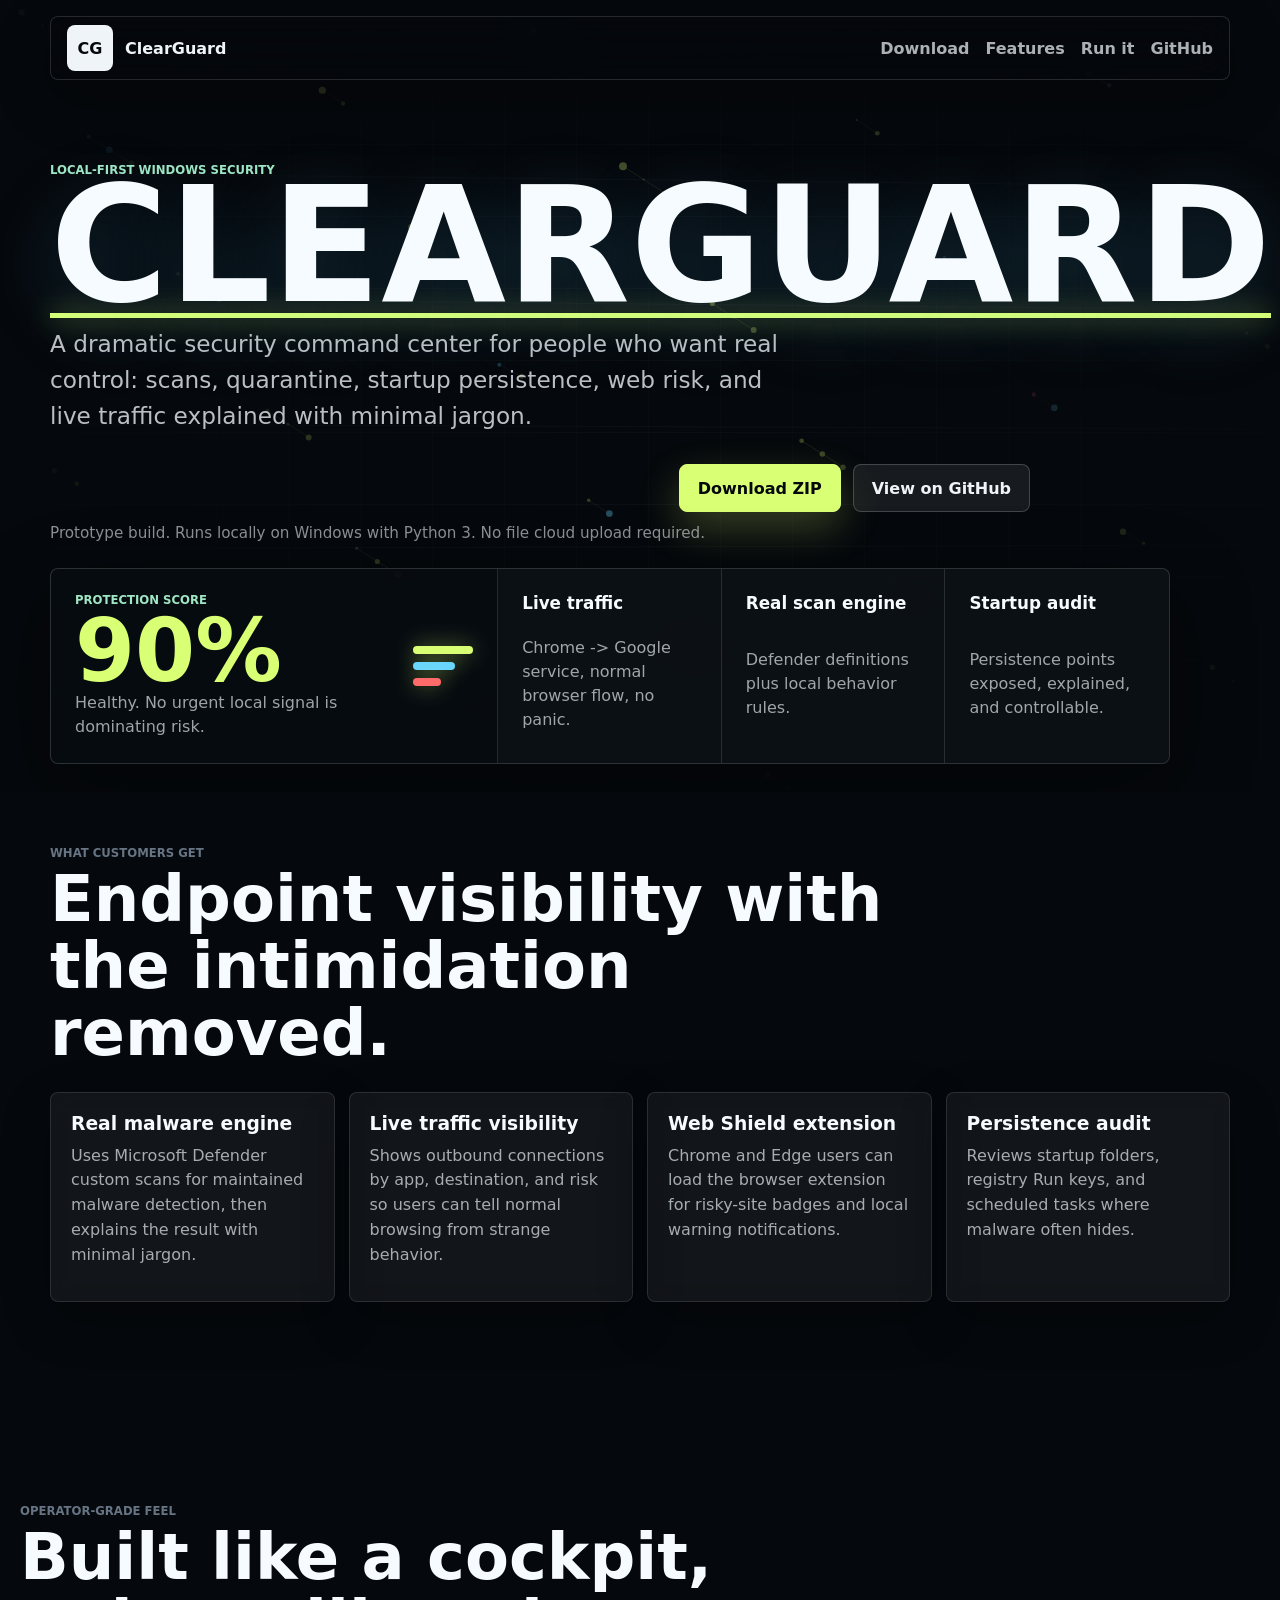
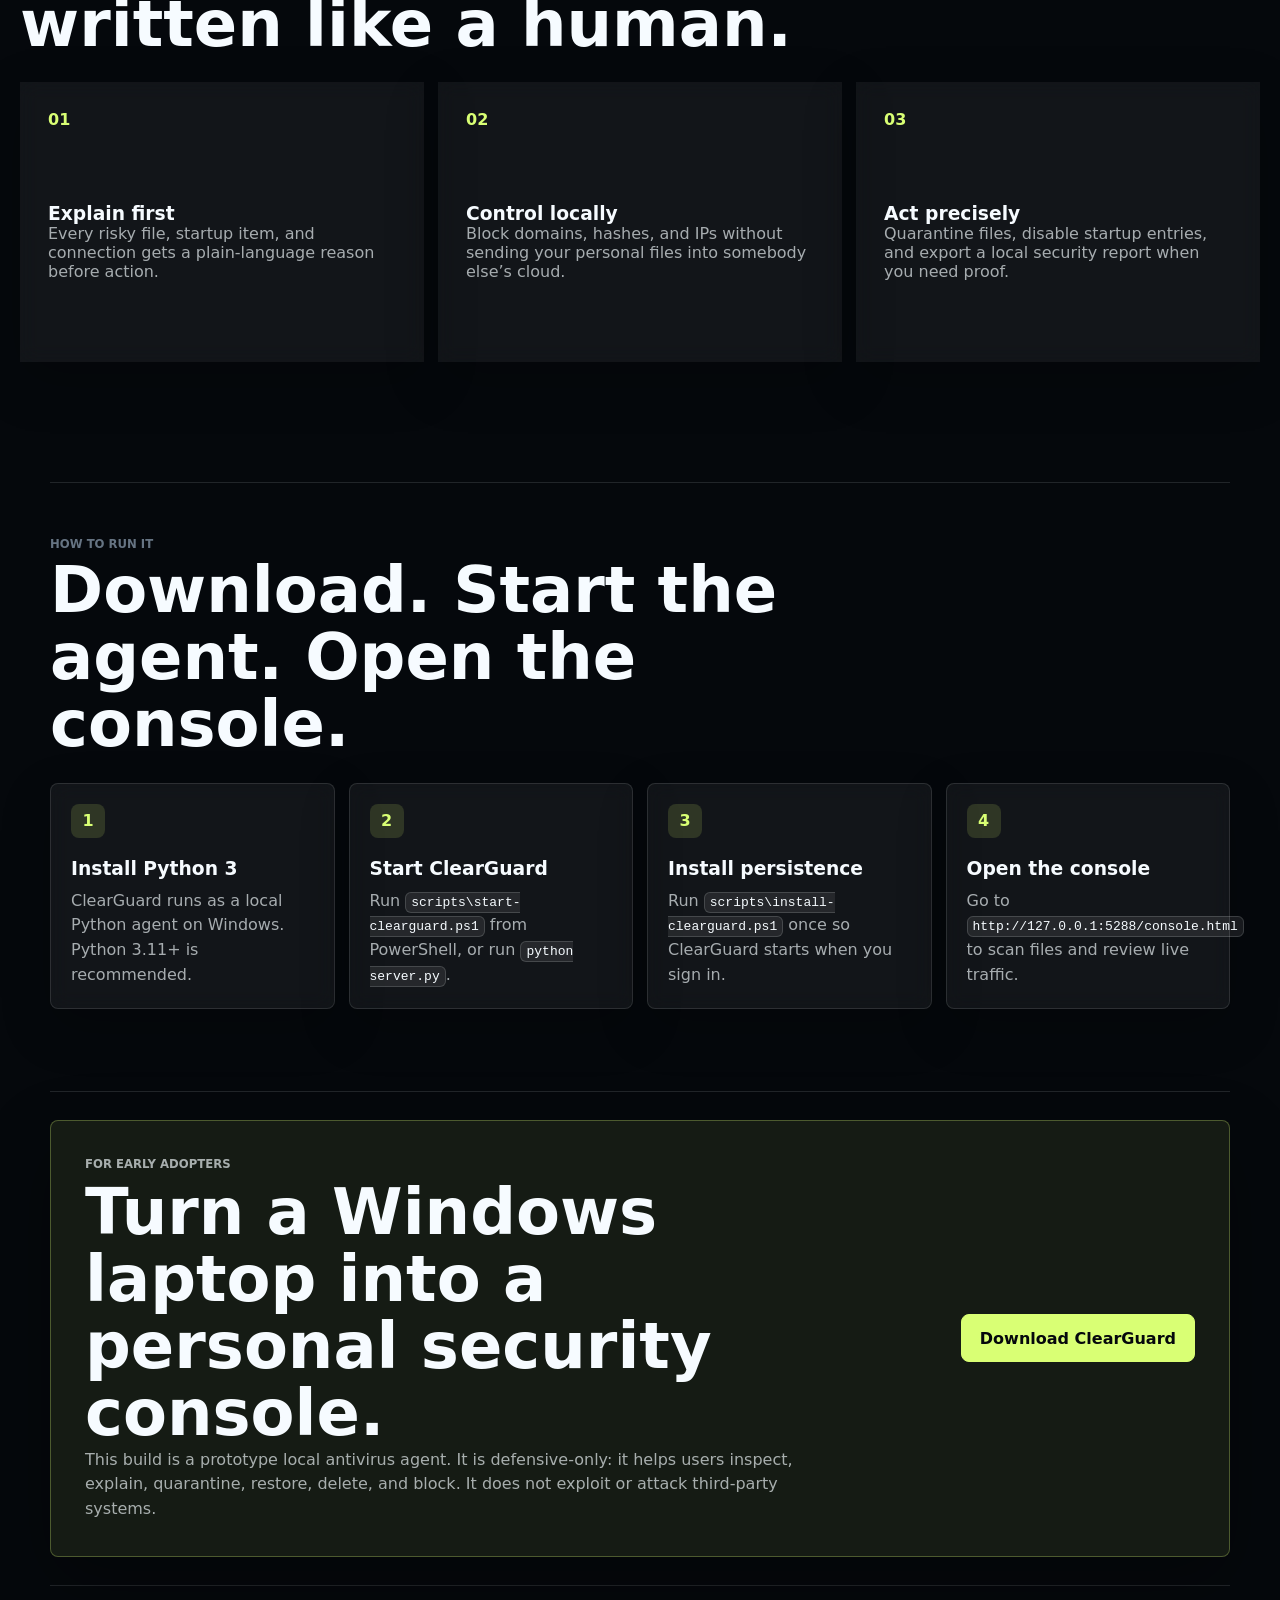
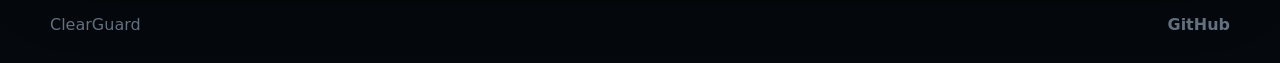
<file: index.html>
<!doctype html>
<html lang="en">
  <head>
    <meta charset="utf-8">
    <meta name="viewport" content="width=device-width, initial-scale=1">
    <meta name="theme-color" content="#1a1a2e">
    <title>ClearGuard - Antivirus normal people can control</title>
    <meta
      name="description"
      content="ClearGuard is a local Windows antivirus console that explains scans, quarantine, and network traffic with minimal jargon. Real malware detection, live traffic visibility, and startup audit."
    >
    <meta name="keywords" content="antivirus, malware detection, Windows security, local antivirus, endpoint protection, network traffic monitoring, startup audit">
    <meta name="author" content="ClearGuard">
    <meta name="robots" content="index, follow, max-image-preview:large, max-snippet:-1, max-video-preview:-1">
    <meta name="canonical" href="https://github.com/Javen05/antivirus">
    
    <!-- Open Graph / Social Media -->
    <meta property="og:type" content="website">
    <meta property="og:title" content="ClearGuard - Antivirus normal people can control">
    <meta property="og:description" content="A local Windows antivirus console with real malware detection, live traffic visibility, and startup audit. Control your security locally.">
    <meta property="og:image" content="extension/icons/icon128.png">
    <meta property="og:url" content="https://github.com/Javen05/antivirus">
    
    <!-- Twitter Card -->
    <meta name="twitter:card" content="summary_large_image">
    <meta name="twitter:title" content="ClearGuard - Antivirus normal people can control">
    <meta name="twitter:description" content="A local Windows antivirus console with real malware detection, live traffic visibility, and startup audit.">
    <meta name="twitter:image" content="extension/icons/icon128.png">
    
    <!-- Favicon -->
    <link rel="icon" type="image/svg+xml" href="favicon.svg">
    <link rel="icon" type="image/png" href="favicon.svg" sizes="128x128">
    <link rel="apple-touch-icon" href="favicon.svg">
    
    <link rel="stylesheet" href="styles.css">
    
    <!-- Schema.org Structured Data -->
    <script type="application/ld+json">
    {
      "@context": "https://schema.org",
      "@type": "SoftwareApplication",
      "name": "ClearGuard",
      "description": "A local Windows antivirus console that explains scans, quarantine, and network traffic with minimal jargon.",
      "url": "https://github.com/Javen05/antivirus",
      "applicationCategory": "UtilitiesApplication",
      "operatingSystem": "Windows",
      "image": "extension/icons/icon128.png",
      "author": {
        "@type": "Organization",
        "name": "ClearGuard"
      },
      "offers": {
        "@type": "Offer",
        "price": "0",
        "priceCurrency": "USD"
      }
    }
    </script>
  </head>
  <body class="landing-body">
    <header class="landing-nav">
      <a class="landing-brand" href="index.html" aria-label="ClearGuard home">
        <span class="brand-mark" aria-hidden="true">CG</span>
        <span>ClearGuard</span>
      </a>
      <nav aria-label="Landing navigation">
        <a href="#download">Download</a>
        <a href="#features">Features</a>
        <a href="#run">Run it</a>
        <a href="https://github.com/Javen05/antivirus">GitHub</a>
      </nav>
    </header>

    <main>
      <section class="landing-hero parallax-stage" id="download">
        <canvas class="threat-canvas" id="threatCanvas" aria-hidden="true"></canvas>
        <div class="hero-gridlines" aria-hidden="true"></div>
        <div class="hero-copy" data-parallax="-0.05">
          <p class="eyebrow">Local-first Windows security</p>
          <h1><span class="word-pop">ClearGuard</span></h1>
          <p>
            A dramatic security command center for people who want real control: scans, quarantine,
            startup persistence, web risk, and live traffic explained with minimal jargon.
          </p>
          <div class="hero-actions">
            <a class="primary-link" href="https://github.com/Javen05/antivirus/archive/refs/heads/main.zip">Download ZIP</a>
            <a class="secondary-link" href="https://github.com/Javen05/antivirus">View on GitHub</a>
          </div>
          <p class="hero-note">Prototype build. Runs locally on Windows with Python 3. No file cloud upload required.</p>
        </div>

        <div class="hero-product" aria-label="ClearGuard product preview" data-parallax="0.035">
          <div class="product-command">
            <div>
              <p class="eyebrow">Protection score</p>
              <strong>90%</strong>
              <span>Healthy. No urgent local signal is dominating risk.</span>
            </div>
            <div class="command-orbit" aria-hidden="true">
              <span></span>
              <span></span>
              <span></span>
            </div>
          </div>
          <div class="product-list dramatic-list">
            <article>
              <b>Live traffic</b>
              <span>Chrome -> Google service, normal browser flow, no panic.</span>
            </article>
            <article>
              <b>Real scan engine</b>
              <span>Defender definitions plus local behavior rules.</span>
            </article>
            <article>
              <b>Startup audit</b>
              <span>Persistence points exposed, explained, and controllable.</span>
            </article>
          </div>
        </div>
      </section>

      <section class="landing-band reveal" id="features">
        <div class="landing-section-head">
          <p class="eyebrow">What customers get</p>
          <h2>Endpoint visibility with the intimidation removed.</h2>
        </div>
        <div class="feature-grid">
          <article>
            <h3>Real malware engine</h3>
            <p>Uses Microsoft Defender custom scans for maintained malware detection, then explains the result with minimal jargon.</p>
          </article>
          <article>
            <h3>Live traffic visibility</h3>
            <p>Shows outbound connections by app, destination, and risk so users can tell normal browsing from strange behavior.</p>
          </article>
          <article>
            <h3>Web Shield extension</h3>
            <p>Chrome and Edge users can load the browser extension for risky-site badges and local warning notifications.</p>
          </article>
          <article>
            <h3>Persistence audit</h3>
            <p>Reviews startup folders, registry Run keys, and scheduled tasks where malware often hides.</p>
          </article>
        </div>
      </section>

      <section class="landing-band luxury-band reveal">
        <div class="landing-section-head">
          <p class="eyebrow">Operator-grade feel</p>
          <h2>Built like a cockpit, written like a human.</h2>
        </div>
        <div class="signal-strip">
          <article>
            <span>01</span>
            <h3>Explain first</h3>
            <p>Every risky file, startup item, and connection gets a plain-language reason before action.</p>
          </article>
          <article>
            <span>02</span>
            <h3>Control locally</h3>
            <p>Block domains, hashes, and IPs without sending your personal files into somebody else’s cloud.</p>
          </article>
          <article>
            <span>03</span>
            <h3>Act precisely</h3>
            <p>Quarantine files, disable startup entries, and export a local security report when you need proof.</p>
          </article>
        </div>
      </section>

      <section class="landing-band alt reveal" id="run">
        <div class="landing-section-head">
          <p class="eyebrow">How to run it</p>
          <h2>Download. Start the agent. Open the console.</h2>
        </div>
        <div class="steps-grid">
          <article>
            <span>1</span>
            <h3>Install Python 3</h3>
            <p>ClearGuard runs as a local Python agent on Windows. Python 3.11+ is recommended.</p>
          </article>
          <article>
            <span>2</span>
            <h3>Start ClearGuard</h3>
            <p>Run <code>scripts\start-clearguard.ps1</code> from PowerShell, or run <code>python server.py</code>.</p>
          </article>
          <article>
            <span>3</span>
            <h3>Install persistence</h3>
            <p>Run <code>scripts\install-clearguard.ps1</code> once so ClearGuard starts when you sign in.</p>
          </article>
          <article>
            <span>4</span>
            <h3>Open the console</h3>
            <p>Go to <code>http://127.0.0.1:5288/console.html</code> to scan files and review live traffic.</p>
          </article>
        </div>
      </section>

      <section class="landing-cta reveal">
        <div>
          <p class="eyebrow">For early adopters</p>
          <h2>Turn a Windows laptop into a personal security console.</h2>
          <p>
            This build is a prototype local antivirus agent. It is defensive-only: it helps users inspect, explain,
            quarantine, restore, delete, and block. It does not exploit or attack third-party systems.
          </p>
        </div>
        <a class="primary-link" href="https://github.com/Javen05/antivirus/archive/refs/heads/main.zip">Download ClearGuard</a>
      </section>
    </main>

    <footer class="landing-footer">
      <span>ClearGuard</span>
      <a href="https://github.com/Javen05/antivirus">GitHub</a>
    </footer>
    <script src="landing.js"></script>
  </body>
</html>
</file>
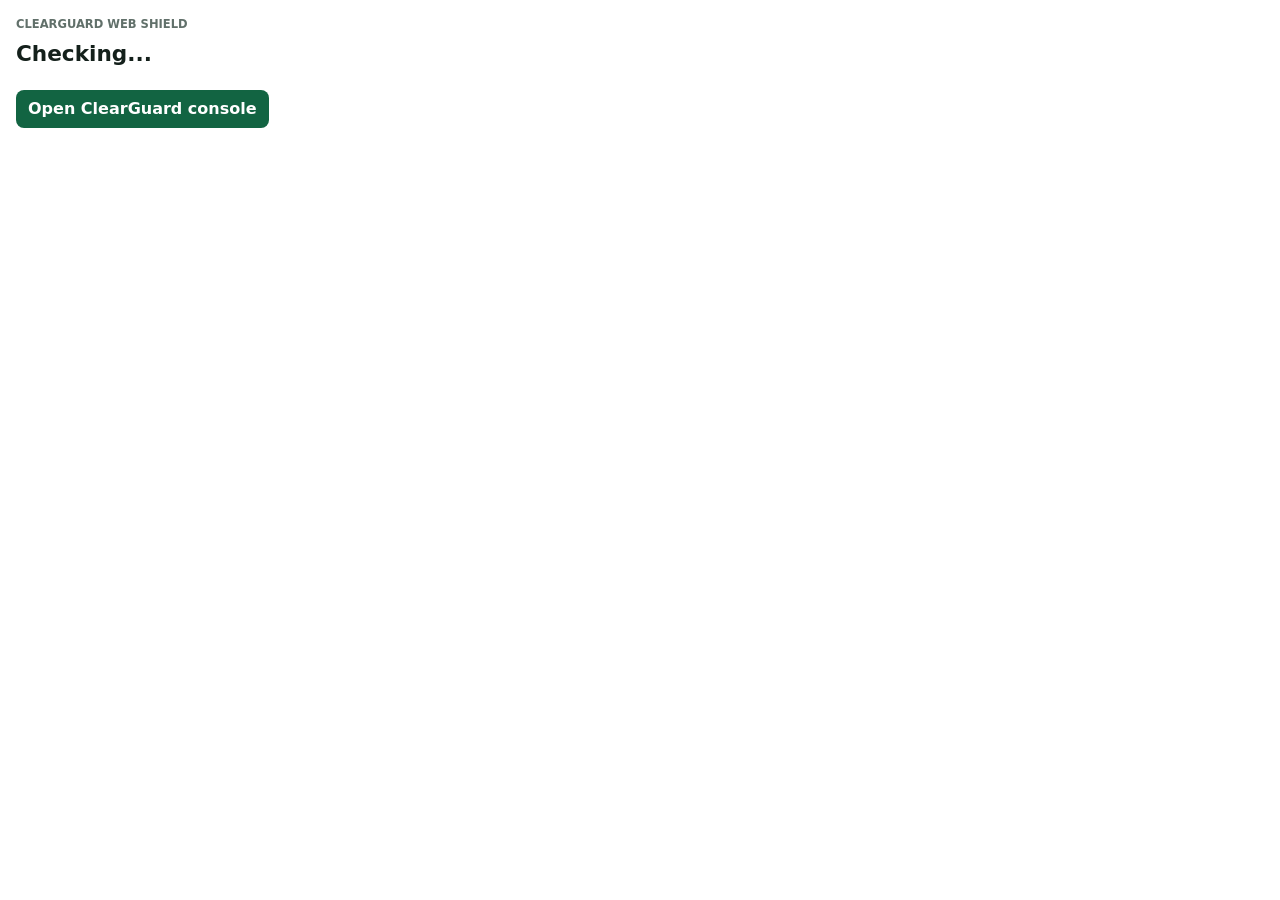
<file: extension/popup.html>
<!doctype html>
<html lang="en">
  <head>
    <meta charset="utf-8">
    <title>ClearGuard Web Shield</title>
    <link rel="stylesheet" href="popup.css">
  </head>
  <body>
    <main>
      <p class="eyebrow">ClearGuard Web Shield</p>
      <h1 id="risk">Checking...</h1>
      <p id="host"></p>
      <ul id="findings"></ul>
      <a href="http://127.0.0.1:5288/console.html" target="_blank">Open ClearGuard console</a>
    </main>
    <script src="popup.js"></script>
  </body>
</html>
</file>
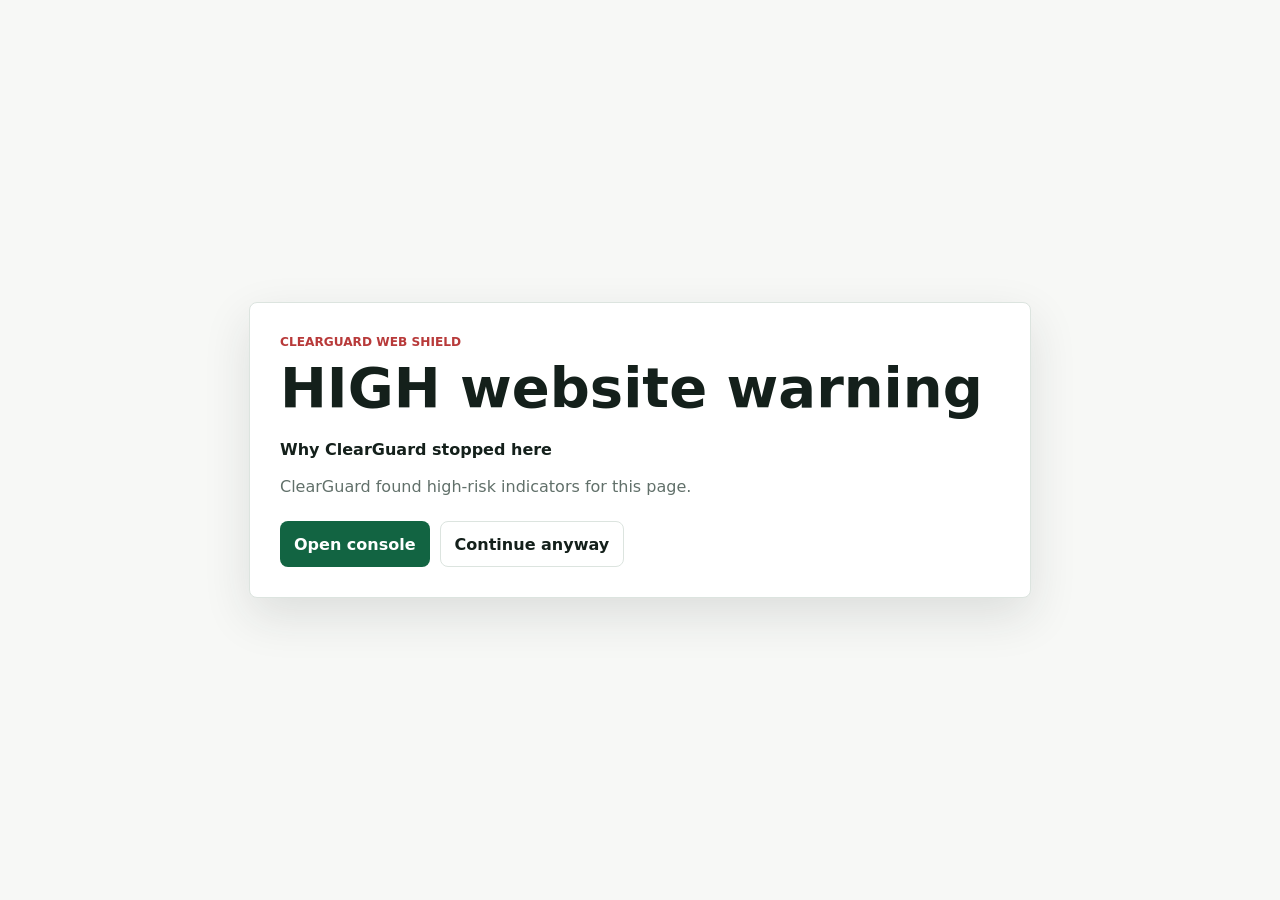
<file: extension/warning.html>
<!doctype html>
<html lang="en">
  <head>
    <meta charset="utf-8">
    <title>ClearGuard warning</title>
    <link rel="stylesheet" href="warning.css">
  </head>
  <body>
    <main>
      <p class="eyebrow">ClearGuard Web Shield</p>
      <h1 id="title">Risky website blocked</h1>
      <p id="host"></p>
      <section>
        <h2>Why ClearGuard stopped here</h2>
        <p id="why"></p>
      </section>
      <div class="actions">
        <a href="http://127.0.0.1:5288/console.html" target="_blank">Open console</a>
        <a id="continueLink" class="secondary" href="#">Continue anyway</a>
      </div>
    </main>
    <script src="warning.js"></script>
  </body>
</html>
</file>
<file: styles.css>
:root {
  color-scheme: light;
  --bg: #f4f6f8;
  --surface: #ffffff;
  --ink: #121a24;
  --muted: #667483;
  --line: #d9e1e8;
  --green: #1f8a5b;
  --green-dark: #126442;
  --amber: #c47a13;
  --red: #b83a3a;
  --blue: #2e6fd0;
  --violet: #7257c9;
  --shadow: 0 18px 48px rgba(18, 26, 36, 0.11);
  --soft-shadow: 0 10px 26px rgba(18, 26, 36, 0.07);
}

* {
  box-sizing: border-box;
}

body {
  margin: 0;
  min-height: 100vh;
  background:
    linear-gradient(180deg, rgba(255, 255, 255, 0.8), rgba(244, 246, 248, 0.96) 260px),
    var(--bg);
  color: var(--ink);
  font-family: Inter, ui-sans-serif, system-ui, -apple-system, BlinkMacSystemFont, "Segoe UI", sans-serif;
}

button,
input,
select {
  font: inherit;
}

button {
  cursor: pointer;
}

button:disabled {
  cursor: wait;
  opacity: 0.68;
}

.app-shell {
  display: grid;
  grid-template-columns: 280px minmax(0, 1fr);
  min-height: 100vh;
}

.sidebar {
  position: sticky;
  top: 0;
  max-height: 100vh;
  overflow-y: auto;
  display: flex;
  flex-direction: column;
  gap: 28px;
  min-width: 0;
  border-right: 1px solid var(--line);
  background: rgba(255, 255, 255, 0.9);
  backdrop-filter: blur(14px);
  padding: 26px 20px;
}

.brand {
  display: flex;
  align-items: center;
  gap: 14px;
}

.brand-mark {
  display: grid;
  width: 46px;
  height: 46px;
  place-items: center;
  border-radius: 8px;
  background: var(--ink);
  color: white;
  font-weight: 800;
}

h1,
h2,
h3,
h4,
p {
  margin: 0;
}

.brand h1 {
  font-size: 1.25rem;
}

.brand p,
.eyebrow,
small {
  color: var(--muted);
}

.eyebrow {
  margin: 0 0 6px;
  font-size: 0.73rem;
  font-weight: 800;
  letter-spacing: 0;
  text-transform: uppercase;
}

.nav-list {
  display: grid;
  gap: 8px;
}

.nav-item,
.mode-button,
.icon-button,
.primary-action,
.secondary-action {
  min-height: 42px;
  border: 1px solid transparent;
  border-radius: 8px;
  transition:
    transform 140ms ease,
    box-shadow 140ms ease,
    border-color 140ms ease,
    background 140ms ease,
    color 140ms ease;
}

.nav-item {
  display: flex;
  align-items: center;
  gap: 12px;
  width: 100%;
  padding: 10px 12px;
  background: transparent;
  color: var(--muted);
  text-align: left;
}

.nav-item span {
  display: grid;
  width: 28px;
  height: 28px;
  place-items: center;
  border: 1px solid var(--line);
  border-radius: 8px;
  font-weight: 800;
}

.nav-item.active,
.nav-item:hover {
  background: #ecf4ef;
  color: var(--green-dark);
}

.nav-item:hover,
.mode-button:hover,
.icon-button:hover,
.primary-action:hover,
.secondary-action:hover,
.primary-link:hover,
.secondary-link:hover {
  transform: translateY(-2px);
}

.nav-item:active,
.mode-button:active,
.icon-button:active,
.primary-action:active,
.secondary-action:active,
.primary-link:active,
.secondary-link:active {
  transform: translateY(1px) scale(0.97);
  box-shadow: inset 0 3px 10px rgba(18, 26, 36, 0.18);
}

.trust-panel,
.panel,
.decision-card {
  border: 1px solid var(--line);
  border-radius: 8px;
  background: var(--surface);
}

.trust-panel {
  margin-top: auto;
  padding: 18px;
}

.trust-score {
  margin: 8px 0;
  color: var(--green-dark);
  font-size: 2.45rem;
  font-weight: 850;
}

.trust-panel p:last-child {
  color: var(--muted);
  line-height: 1.45;
}

.workspace {
  min-width: 0;
  padding: 28px;
}

.topbar {
  position: sticky;
  top: 0;
  z-index: 5;
  display: flex;
  align-items: center;
  justify-content: space-between;
  gap: 18px;
  margin: -28px -28px 24px;
  padding: 24px 28px 18px;
  border-bottom: 1px solid rgba(217, 225, 232, 0.72);
  background: rgba(244, 246, 248, 0.86);
  backdrop-filter: blur(14px);
}

.topbar h2 {
  font-size: clamp(1.55rem, 2.5vw, 2.3rem);
}

.mode-control {
  display: flex;
  gap: 6px;
  padding: 5px;
  border: 1px solid var(--line);
  border-radius: 8px;
  background: white;
}

.mode-button {
  padding: 0 14px;
  background: transparent;
  color: var(--muted);
}

.mode-button.active {
  background: var(--ink);
  color: white;
}

.view {
  display: none;
}

.view.active {
  display: block;
}

.status-grid {
  display: grid;
  grid-template-columns: repeat(3, minmax(0, 1fr));
  gap: 14px;
  margin-bottom: 16px;
}

.status-tile {
  display: flex;
  min-height: 132px;
  gap: 14px;
  padding: 18px;
  border: 1px solid var(--line);
  border-radius: 8px;
  background: white;
  box-shadow: 0 8px 24px rgba(30, 44, 38, 0.05);
}

.status-tile h3,
.panel h3,
.decision-card h3 {
  margin-bottom: 7px;
  font-size: 1.08rem;
}

.status-tile p,
.panel p,
.decision-card p,
.activity-item p,
.rule-item p,
.quarantine-item p,
.finding-item p {
  color: var(--muted);
  line-height: 1.5;
}

.tile-icon {
  display: grid;
  flex: 0 0 auto;
  width: 34px;
  height: 34px;
  place-items: center;
  border-radius: 8px;
  background: #e8f5ee;
  color: var(--green-dark);
  font-weight: 900;
}

.panel {
  padding: 20px;
  box-shadow: var(--shadow);
}

.hero-panel {
  display: flex;
  align-items: center;
  justify-content: space-between;
  gap: 20px;
  margin-bottom: 16px;
  padding: 22px;
  border: 1px solid var(--line);
  border-radius: 8px;
  background:
    linear-gradient(135deg, rgba(46, 111, 208, 0.1), rgba(31, 138, 91, 0.08)),
    white;
  box-shadow: var(--soft-shadow);
}

.hero-panel h3 {
  margin-bottom: 7px;
  font-size: 1.22rem;
}

.hero-panel p:last-child {
  color: var(--muted);
  line-height: 1.5;
}

.hero-actions,
.section-actions,
.toolbar-row,
.metrics-row {
  display: flex;
  flex-wrap: wrap;
  gap: 10px;
}

.hero-actions {
  justify-content: flex-end;
}

.metrics-row {
  margin: 0 0 16px;
}

.metric-chip {
  min-width: 128px;
  padding: 12px 14px;
  border: 1px solid var(--line);
  border-radius: 8px;
  background: #fbfcff;
}

.metric-chip strong,
.metric-chip span {
  display: block;
}

.metric-chip strong {
  margin-bottom: 3px;
  font-size: 1.08rem;
}

.metric-chip span {
  color: var(--muted);
  font-size: 0.78rem;
  font-weight: 750;
  text-transform: uppercase;
}

.toolbar-row {
  align-items: center;
  margin: 8px 0 16px;
}

.toolbar-row input,
.toolbar-row select {
  min-height: 42px;
}

.toolbar-row input {
  flex: 1 1 280px;
}

.toolbar-row select {
  flex: 0 1 210px;
}

.split-panel {
  display: grid;
  grid-template-columns: minmax(0, 1fr) 360px;
  gap: 18px;
}

.section-head {
  display: flex;
  align-items: center;
  justify-content: space-between;
  gap: 14px;
  margin-bottom: 16px;
}

.section-head.subhead {
  margin-top: 24px;
}

.icon-button {
  display: grid;
  min-width: 42px;
  place-items: center;
  border-color: var(--line);
  background: white;
  color: var(--ink);
  font-weight: 800;
}

.activity-list,
.action-list,
.rules-list,
.quarantine-list,
.findings-list {
  display: grid;
  gap: 10px;
}

.activity-item,
.action-item,
.rule-item,
.quarantine-item,
.finding-item,
.empty-state {
  display: flex;
  align-items: flex-start;
  justify-content: space-between;
  gap: 14px;
  min-height: 74px;
  padding: 14px;
  border: 1px solid var(--line);
  border-radius: 8px;
  background: #fbfcfb;
}

.activity-item {
  justify-content: flex-start;
}

.action-item {
  align-items: center;
}

.activity-item h4,
.action-item h4,
.quarantine-item h4,
.finding-item h4,
.rule-item h4 {
  margin-bottom: 4px;
}

.risk-dot {
  flex: 0 0 auto;
  width: 12px;
  height: 12px;
  margin-top: 6px;
  border-radius: 50%;
  background: var(--green);
}

.risk-dot.medium,
.risk-pill.medium,
.finding-item.medium {
  border-color: #f0c27b;
}

.risk-dot.medium {
  background: var(--amber);
}

.risk-dot.high,
.risk-dot.critical {
  background: var(--red);
}

.finding-item.high,
.finding-item.critical {
  border-color: #e7a4a4;
}

.decision-card {
  align-self: start;
  padding: 18px;
  background: #fffdf9;
}

.input-row,
.quarantine-actions,
.decision-actions {
  display: flex;
  flex-wrap: wrap;
  gap: 8px;
  margin-top: 16px;
}

.toggle-list {
  display: grid;
  gap: 10px;
  margin-top: 16px;
}

.toggle-list label {
  display: flex;
  align-items: center;
  gap: 10px;
  color: var(--ink);
  font-weight: 750;
}

.toggle-list input {
  flex: 0 0 auto;
  width: 18px;
  min-height: 18px;
}

hr {
  height: 1px;
  margin: 20px 0;
  border: 0;
  background: var(--line);
}

.input-row.wide {
  align-items: stretch;
  margin-bottom: 16px;
}

input {
  min-width: 0;
  min-height: 42px;
  flex: 1 1 220px;
  border: 1px solid var(--line);
  border-radius: 8px;
  padding: 0 12px;
}

select,
textarea {
  border: 1px solid var(--line);
  border-radius: 8px;
  background: white;
  color: var(--ink);
}

select {
  padding: 0 12px;
}

textarea {
  width: 100%;
  min-height: 126px;
  padding: 12px;
  resize: vertical;
  line-height: 1.45;
}

input:focus,
select:focus,
textarea:focus,
button:focus-visible {
  outline: 3px solid rgba(46, 111, 208, 0.18);
  outline-offset: 2px;
}

.primary-action,
.secondary-action {
  position: relative;
  padding: 0 14px;
  font-weight: 750;
}

.is-loading {
  pointer-events: none;
}

.is-loading::after {
  content: "";
  display: inline-block;
  width: 0.85em;
  height: 0.85em;
  margin-left: 8px;
  border: 2px solid currentColor;
  border-right-color: transparent;
  border-radius: 50%;
  vertical-align: -0.12em;
  animation: spin 0.7s linear infinite;
}

@keyframes spin {
  to {
    transform: rotate(360deg);
  }
}

.primary-action {
  border-color: var(--green-dark);
  background: var(--green-dark);
  color: white;
}

.primary-action:hover {
  box-shadow: 0 12px 28px rgba(18, 100, 66, 0.28);
}

.primary-action.danger {
  border-color: var(--red);
  background: var(--red);
}

.primary-action.danger:hover {
  box-shadow: 0 12px 28px rgba(184, 58, 58, 0.28);
}

.secondary-action {
  border-color: var(--line);
  background: white;
  color: var(--ink);
}

.secondary-action:hover,
.icon-button:hover {
  border-color: rgba(46, 111, 208, 0.38);
  box-shadow: 0 12px 28px rgba(18, 26, 36, 0.12);
}

button:disabled:hover {
  transform: none;
  box-shadow: none;
}

.result-box {
  margin-top: 14px;
  padding: 12px;
  min-height: 48px;
  border: 1px solid var(--line);
  border-radius: 8px;
  background: white;
  color: var(--muted);
  line-height: 1.45;
}

.table-wrap {
  overflow-x: auto;
}

table {
  width: 100%;
  min-width: 760px;
  border-collapse: collapse;
}

th,
td {
  padding: 12px;
  border-bottom: 1px solid var(--line);
  text-align: left;
  vertical-align: top;
}

th {
  position: sticky;
  top: 0;
  z-index: 1;
  background: white;
  color: var(--muted);
  font-size: 0.78rem;
  text-transform: uppercase;
}

.risk-pill {
  display: inline-flex;
  min-width: 74px;
  justify-content: center;
  border: 1px solid var(--line);
  border-radius: 999px;
  padding: 4px 8px;
  background: #eef7f2;
  color: var(--green-dark);
  font-size: 0.8rem;
  font-weight: 800;
}

.risk-pill.info {
  background: #eef3f8;
  color: var(--blue);
}

.risk-pill.medium {
  background: #fff2df;
  color: var(--amber);
}

.risk-pill.high,
.risk-pill.critical {
  background: #fff0f0;
  color: var(--red);
}

.learn-grid {
  display: grid;
  grid-template-columns: repeat(2, minmax(0, 1fr));
  gap: 18px;
}

.learn-grid article {
  padding: 16px;
  border: 1px solid var(--line);
  border-radius: 8px;
  background: #fbfcfb;
}

@media (max-width: 1080px) {
  .status-grid,
  .split-panel,
  .learn-grid {
    grid-template-columns: 1fr;
  }

  .hero-panel {
    align-items: flex-start;
    flex-direction: column;
  }

  .hero-actions {
    justify-content: flex-start;
  }
}

@media (max-width: 940px) {
  .app-shell {
    grid-template-columns: 1fr;
  }

  .sidebar {
    position: static;
    gap: 18px;
    border-right: 0;
    border-bottom: 1px solid var(--line);
  }

  .trust-panel {
    margin-top: 0;
  }
}

@media (max-width: 620px) {
  .workspace,
  .sidebar {
    padding: 18px;
  }

  .topbar {
    align-items: stretch;
    flex-direction: column;
  }

  .mode-control,
  .nav-list {
    overflow-x: auto;
  }

  .nav-list {
    display: flex;
  }

  .nav-item {
    flex: 0 0 auto;
    width: auto;
    white-space: nowrap;
  }

  .nav-item span {
    display: none;
  }

  .mode-button {
    flex: 1;
  }

  .activity-item,
  .action-item,
  .quarantine-item,
  .rule-item,
  .finding-item {
    flex-direction: column;
  }

  .section-actions,
  .toolbar-row,
  .hero-actions {
    width: 100%;
  }

  .section-actions button,
  .hero-actions button,
  .toolbar-row input,
  .toolbar-row select {
    width: 100%;
  }
}

.landing-body {
  background: #f7f8f6;
}

.landing-nav,
.landing-footer {
  display: flex;
  align-items: center;
  justify-content: space-between;
  gap: 18px;
  width: min(1180px, calc(100% - 40px));
  margin: 0 auto;
}

.landing-nav {
  min-height: 76px;
}

.landing-brand {
  display: inline-flex;
  align-items: center;
  gap: 12px;
  color: var(--ink);
  font-weight: 850;
  text-decoration: none;
}

.landing-nav nav,
.landing-footer {
  display: flex;
  flex-wrap: wrap;
  gap: 16px;
}

.landing-nav a,
.landing-footer a {
  color: var(--muted);
  font-weight: 750;
  text-decoration: none;
}

.landing-nav a:hover,
.landing-footer a:hover {
  color: var(--green-dark);
}

.landing-hero {
  position: relative;
  display: grid;
  grid-template-columns: minmax(0, 1.05fr) minmax(360px, 0.95fr);
  gap: 48px;
  align-items: center;
  width: min(1180px, calc(100% - 40px));
  min-height: calc(100vh - 118px);
  margin: 0 auto;
  padding: 34px 0 64px;
}

.parallax-stage {
  overflow: hidden;
}

.hero-copy,
.hero-product {
  position: relative;
  z-index: 1;
}

.hero-copy h1 {
  max-width: 760px;
  margin-bottom: 18px;
  font-size: clamp(3rem, 7vw, 5.7rem);
  line-height: 0.95;
}

.word-pop {
  position: relative;
  display: inline-block;
  color: var(--green-dark);
  animation: wordLift 3.4s ease-in-out infinite;
}

.word-pop::after {
  content: "";
  position: absolute;
  left: 2px;
  right: 2px;
  bottom: 4px;
  height: 12px;
  z-index: -1;
  border-radius: 999px;
  background: rgba(31, 138, 91, 0.18);
  animation: underlinePulse 2.8s ease-in-out infinite;
}

.hero-copy > p:not(.eyebrow):not(.hero-note) {
  max-width: 650px;
  color: var(--muted);
  font-size: 1.2rem;
  line-height: 1.6;
}

.hero-actions {
  display: flex;
  flex-wrap: wrap;
  gap: 12px;
  margin: 28px 0 12px;
}

.primary-link,
.secondary-link {
  display: inline-flex;
  align-items: center;
  justify-content: center;
  min-height: 48px;
  border-radius: 8px;
  padding: 0 18px;
  font-weight: 850;
  text-decoration: none;
  transition:
    transform 140ms ease,
    box-shadow 140ms ease,
    border-color 140ms ease,
    background 140ms ease,
    color 140ms ease;
}

.primary-link {
  background: var(--green-dark);
  color: white;
}

.secondary-link {
  border: 1px solid var(--line);
  background: white;
  color: var(--ink);
}

.hero-note {
  color: var(--muted);
  font-size: 0.95rem;
}

.hero-product {
  position: relative;
  overflow: hidden;
  border: 1px solid var(--line);
  border-radius: 8px;
  background: white;
  box-shadow: var(--shadow);
  animation: floatCard 5.5s ease-in-out infinite;
}

.scan-line {
  position: absolute;
  top: 0;
  bottom: 0;
  width: 80px;
  background: linear-gradient(90deg, transparent, rgba(31, 138, 91, 0.15), transparent);
  animation: scanSweep 4s ease-in-out infinite;
  pointer-events: none;
}

.product-top {
  display: flex;
  gap: 8px;
  padding: 14px;
  border-bottom: 1px solid var(--line);
  background: #fbfcfb;
}

.product-top span {
  width: 10px;
  height: 10px;
  border-radius: 50%;
  background: var(--line);
}

.product-score {
  padding: 28px;
  border-bottom: 1px solid var(--line);
}

.product-score strong {
  display: block;
  color: var(--green-dark);
  font-size: 4rem;
  line-height: 1;
}

.product-score span,
.product-list span {
  color: var(--muted);
  line-height: 1.5;
}

.product-list {
  display: grid;
  gap: 0;
}

.product-list article {
  display: grid;
  gap: 5px;
  padding: 18px 28px;
  border-bottom: 1px solid var(--line);
}

.product-list article:last-child {
  border-bottom: 0;
}

.landing-band,
.landing-cta {
  width: min(1180px, calc(100% - 40px));
  margin: 0 auto 28px;
  padding: 62px 0;
}

.landing-band.alt {
  border-top: 1px solid var(--line);
  border-bottom: 1px solid var(--line);
}

.landing-section-head {
  max-width: 720px;
  margin-bottom: 24px;
}

.landing-section-head h2,
.landing-cta h2 {
  font-size: clamp(2rem, 4vw, 3.2rem);
  line-height: 1.05;
}

.feature-grid,
.steps-grid {
  display: grid;
  grid-template-columns: repeat(4, minmax(0, 1fr));
  gap: 14px;
}

.feature-grid article,
.steps-grid article {
  min-height: 210px;
  border: 1px solid var(--line);
  border-radius: 8px;
  background: white;
  padding: 20px;
  transition: transform 180ms ease, box-shadow 180ms ease, border-color 180ms ease;
}

.feature-grid article:hover,
.steps-grid article:hover {
  transform: translateY(-4px);
  border-color: rgba(31, 138, 91, 0.35);
  box-shadow: 0 16px 36px rgba(30, 44, 38, 0.1);
}

.feature-grid h3,
.steps-grid h3 {
  margin-bottom: 10px;
}

.feature-grid p,
.steps-grid p,
.landing-cta p {
  color: var(--muted);
  line-height: 1.55;
}

.steps-grid span {
  display: grid;
  width: 34px;
  height: 34px;
  place-items: center;
  margin-bottom: 20px;
  border-radius: 8px;
  background: #e8f5ee;
  color: var(--green-dark);
  font-weight: 900;
}

code {
  border: 1px solid var(--line);
  border-radius: 6px;
  background: #fbfcfb;
  padding: 2px 5px;
}

.landing-cta {
  display: flex;
  align-items: center;
  justify-content: space-between;
  gap: 26px;
  border: 1px solid var(--line);
  border-radius: 8px;
  background: white;
  padding: 34px;
}

.landing-cta div {
  max-width: 760px;
}

.landing-footer {
  min-height: 78px;
  border-top: 1px solid var(--line);
  color: var(--muted);
}

.reveal {
  opacity: 0;
  transform: translateY(22px);
  transition: opacity 520ms ease, transform 520ms ease;
}

.reveal.visible {
  opacity: 1;
  transform: translateY(0);
}

@keyframes floatCard {
  0%,
  100% {
    transform: translateY(0);
  }
  50% {
    transform: translateY(-10px);
  }
}

@keyframes scanSweep {
  0% {
    left: -90px;
  }
  48%,
  100% {
    left: calc(100% + 90px);
  }
}

@keyframes wordLift {
  0%,
  100% {
    transform: translateY(0);
  }
  50% {
    transform: translateY(-4px);
  }
}

@keyframes underlinePulse {
  0%,
  100% {
    transform: scaleX(0.9);
    opacity: 0.55;
  }
  50% {
    transform: scaleX(1.04);
    opacity: 1;
  }
}

@media (prefers-reduced-motion: reduce) {
  *,
  *::before,
  *::after {
    animation-duration: 0.001ms !important;
    animation-iteration-count: 1 !important;
    scroll-behavior: auto !important;
    transition-duration: 0.001ms !important;
  }
}

@media (max-width: 980px) {
  .landing-hero,
  .feature-grid,
  .steps-grid {
    grid-template-columns: 1fr;
  }

  .landing-hero {
    min-height: auto;
  }

  .hero-product {
    min-width: 0;
  }

  .landing-cta {
    align-items: flex-start;
    flex-direction: column;
  }
}

@media (max-width: 640px) {
  .landing-nav {
    align-items: flex-start;
    flex-direction: column;
    padding: 18px 0;
  }

  .landing-nav nav {
    gap: 12px;
  }

  .hero-copy h1 {
    font-size: 3rem;
  }
}

/* Dramatic high-end landing page refresh */
.landing-body {
  overflow-x: hidden;
  background: #05080c;
  color: #eef4f7;
}

.landing-body .brand-mark {
  background: #eef4f7;
  color: #05080c;
}

.landing-nav {
  position: fixed;
  top: 16px;
  left: 0;
  right: 0;
  z-index: 20;
  min-height: 64px;
  padding: 0 16px;
  border: 1px solid rgba(238, 244, 247, 0.14);
  border-radius: 8px;
  background: rgba(5, 8, 12, 0.72);
  backdrop-filter: blur(18px);
  box-shadow: 0 18px 54px rgba(0, 0, 0, 0.28);
}

.landing-brand,
.landing-nav a {
  color: #eef4f7;
}

.landing-nav a:not(.landing-brand) {
  color: rgba(238, 244, 247, 0.72);
}

.landing-nav a:hover {
  color: #d9ff74;
}

.landing-hero {
  position: relative;
  display: grid;
  grid-template-columns: 1fr;
  align-content: end;
  gap: 26px;
  width: 100%;
  min-height: 88svh;
  margin: 0;
  padding: 116px max(24px, calc((100vw - 1180px) / 2)) 28px;
  overflow: hidden;
  isolation: isolate;
  background: #05080c;
}

.threat-canvas,
.hero-gridlines {
  position: absolute;
  inset: 0;
  width: 100%;
  height: 100%;
}

.threat-canvas {
  z-index: -3;
}

.hero-gridlines {
  z-index: -2;
  background-image:
    linear-gradient(rgba(238, 244, 247, 0.06) 1px, transparent 1px),
    linear-gradient(90deg, rgba(238, 244, 247, 0.04) 1px, transparent 1px);
  background-size: 72px 72px;
  mask-image: linear-gradient(to bottom, transparent 0%, black 18%, black 84%, transparent 100%);
}

.landing-hero::after {
  content: "";
  position: absolute;
  inset: 0;
  z-index: -1;
  background:
    linear-gradient(90deg, rgba(5, 8, 12, 0.96), rgba(5, 8, 12, 0.52) 52%, rgba(5, 8, 12, 0.92)),
    linear-gradient(0deg, rgba(5, 8, 12, 0.98), transparent 34%, rgba(5, 8, 12, 0.34));
  pointer-events: none;
}

.landing-hero .hero-copy {
  max-width: 980px;
}

.landing-hero .eyebrow {
  color: #9fe6c4;
}

.landing-hero .hero-copy h1 {
  max-width: none;
  margin: 0 0 18px;
  color: #f6fbff;
  font-size: clamp(4.8rem, 12.6vw, 10.8rem);
  line-height: 0.78;
  text-transform: uppercase;
  text-shadow: 0 22px 80px rgba(84, 198, 255, 0.2);
}

.landing-hero .word-pop {
  color: inherit;
  animation: none;
}

.landing-hero .word-pop::after {
  left: 0;
  right: 0;
  bottom: -10px;
  height: 5px;
  border-radius: 0;
  background: #d9ff74;
  box-shadow: 0 0 28px rgba(217, 255, 116, 0.62);
  animation: none;
}

.landing-hero .hero-copy > p:not(.eyebrow):not(.hero-note) {
  max-width: 760px;
  color: rgba(238, 244, 247, 0.78);
  font-size: clamp(1.1rem, 2.2vw, 1.45rem);
  line-height: 1.55;
}

.landing-hero .hero-actions {
  margin-top: 30px;
}

.landing-hero .primary-link {
  border: 1px solid #d9ff74;
  background: #d9ff74;
  color: #05080c;
  box-shadow: 0 16px 42px rgba(217, 255, 116, 0.24);
}

.landing-hero .secondary-link {
  border-color: rgba(238, 244, 247, 0.2);
  background: rgba(238, 244, 247, 0.08);
  color: #eef4f7;
  backdrop-filter: blur(12px);
}

.landing-hero .hero-note {
  color: rgba(238, 244, 247, 0.58);
}

.landing-hero .hero-product {
  display: grid;
  grid-template-columns: minmax(280px, 0.8fr) minmax(0, 1.2fr);
  gap: 0;
  width: min(1120px, 100%);
  overflow: hidden;
  border: 1px solid rgba(238, 244, 247, 0.16);
  border-radius: 8px;
  background: rgba(8, 13, 18, 0.82);
  box-shadow: 0 26px 80px rgba(0, 0, 0, 0.42);
  backdrop-filter: blur(16px);
  animation: none;
}

.product-command {
  display: flex;
  align-items: center;
  justify-content: space-between;
  gap: 18px;
  padding: 24px;
  border-right: 1px solid rgba(238, 244, 247, 0.13);
}

.product-command strong {
  display: block;
  color: #d9ff74;
  font-size: clamp(3rem, 7vw, 5.4rem);
  line-height: 0.9;
}

.product-command span,
.dramatic-list span {
  color: rgba(238, 244, 247, 0.66);
  line-height: 1.5;
}

.command-orbit {
  display: grid;
  gap: 8px;
  width: 74px;
}

.command-orbit span {
  display: block;
  height: 8px;
  border-radius: 999px;
  background: #d9ff74;
  box-shadow: 0 0 22px rgba(217, 255, 116, 0.46);
  animation: signalPulse 1.8s ease-in-out infinite;
}

.command-orbit span:nth-child(2) {
  width: 70%;
  background: #67d6ff;
  animation-delay: 0.22s;
}

.command-orbit span:nth-child(3) {
  width: 46%;
  background: #ff6a6a;
  animation-delay: 0.44s;
}

.dramatic-list {
  display: grid;
  grid-template-columns: repeat(3, minmax(0, 1fr));
}

.dramatic-list article {
  min-height: 160px;
  padding: 24px;
  border-right: 1px solid rgba(238, 244, 247, 0.13);
  border-bottom: 0;
  background: rgba(255, 255, 255, 0.02);
}

.dramatic-list article:last-child {
  border-right: 0;
}

.dramatic-list b {
  display: block;
  margin-bottom: 10px;
  color: #f6fbff;
  font-size: 1.05rem;
}

.landing-band,
.landing-cta {
  color: #eef4f7;
}

.landing-band {
  padding: 54px 0 82px;
}

.landing-section-head {
  max-width: 850px;
}

.landing-section-head h2,
.landing-cta h2 {
  color: #f6fbff;
  font-size: clamp(2.4rem, 5vw, 4.9rem);
}

.feature-grid article,
.steps-grid article,
.signal-strip article {
  border-color: rgba(238, 244, 247, 0.12);
  background: rgba(255, 255, 255, 0.055);
  box-shadow: 0 18px 50px rgba(0, 0, 0, 0.22);
  backdrop-filter: blur(10px);
}

.feature-grid article:hover,
.steps-grid article:hover,
.signal-strip article:hover {
  border-color: rgba(217, 255, 116, 0.4);
  box-shadow: 0 20px 58px rgba(0, 0, 0, 0.32);
}

.feature-grid h3,
.steps-grid h3,
.signal-strip h3 {
  color: #f6fbff;
}

.feature-grid p,
.steps-grid p,
.signal-strip p,
.landing-cta p {
  color: rgba(238, 244, 247, 0.68);
}

.landing-band.alt {
  border-color: rgba(238, 244, 247, 0.12);
}

.luxury-band {
  width: min(1280px, calc(100% - 40px));
  padding: 92px 0;
}

.signal-strip {
  display: grid;
  grid-template-columns: repeat(3, minmax(0, 1fr));
  gap: 14px;
}

.signal-strip article {
  min-height: 280px;
  padding: 28px;
}

.signal-strip span {
  display: block;
  margin-bottom: 74px;
  color: #d9ff74;
  font-weight: 900;
}

.steps-grid span {
  background: rgba(217, 255, 116, 0.14);
  color: #d9ff74;
}

.landing-body code {
  border-color: rgba(238, 244, 247, 0.16);
  background: rgba(255, 255, 255, 0.08);
  color: #f6fbff;
}

.landing-cta {
  border-color: rgba(217, 255, 116, 0.28);
  background: rgba(217, 255, 116, 0.08);
  box-shadow: 0 26px 70px rgba(0, 0, 0, 0.32);
}

.landing-cta .primary-link {
  border: 1px solid #d9ff74;
  background: #d9ff74;
  color: #05080c;
}

.landing-footer {
  border-color: rgba(238, 244, 247, 0.12);
}

@keyframes signalPulse {
  0%,
  100% {
    opacity: 0.52;
    transform: scaleX(0.82);
  }
  50% {
    opacity: 1;
    transform: scaleX(1);
  }
}

@media (max-width: 980px) {
  .landing-nav {
    position: static;
    border-radius: 0;
    width: 100%;
  }

  .landing-hero {
    min-height: 92svh;
    padding-top: 54px;
  }

  .landing-hero .hero-product,
  .dramatic-list,
  .signal-strip {
    grid-template-columns: 1fr;
  }

  .product-command {
    border-right: 0;
    border-bottom: 1px solid rgba(238, 244, 247, 0.13);
  }

  .dramatic-list article {
    border-right: 0;
    border-bottom: 1px solid rgba(238, 244, 247, 0.13);
  }
}

@media (max-width: 640px) {
  .landing-hero {
    padding-inline: 18px;
  }

  .landing-hero .hero-copy h1 {
    font-size: clamp(2.8rem, 12.4vw, 3.25rem);
    line-height: 0.88;
  }

  .landing-hero .hero-copy > p:not(.eyebrow):not(.hero-note) {
    font-size: 1rem;
  }

  .product-command {
    align-items: flex-start;
    flex-direction: column;
  }

  .landing-hero .hero-product,
  .landing-hero .hero-copy {
    max-width: 100%;
  }
}
</file>
<file: extension/popup.css>
body {
  width: 320px;
  margin: 0;
  color: #14201b;
  font-family: Inter, ui-sans-serif, system-ui, -apple-system, BlinkMacSystemFont, "Segoe UI", sans-serif;
}

main {
  padding: 16px;
}

.eyebrow {
  margin: 0 0 8px;
  color: #61706a;
  font-size: 0.72rem;
  font-weight: 800;
  text-transform: uppercase;
}

h1 {
  margin: 0 0 6px;
  font-size: 1.35rem;
}

p,
li {
  color: #61706a;
  line-height: 1.45;
}

ul {
  padding-left: 18px;
}

a {
  display: inline-flex;
  min-height: 38px;
  align-items: center;
  margin-top: 8px;
  border-radius: 8px;
  background: #126442;
  color: white;
  padding: 0 12px;
  font-weight: 800;
  text-decoration: none;
}
</file>
<file: extension/warning.css>
body {
  display: grid;
  min-height: 100vh;
  place-items: center;
  margin: 0;
  background: #f7f8f6;
  color: #14201b;
  font-family: Inter, ui-sans-serif, system-ui, -apple-system, BlinkMacSystemFont, "Segoe UI", sans-serif;
}

main {
  width: min(720px, calc(100% - 36px));
  border: 1px solid #dce4df;
  border-radius: 8px;
  background: white;
  padding: 30px;
  box-shadow: 0 18px 48px rgba(30, 44, 38, 0.12);
}

.eyebrow {
  margin: 0 0 8px;
  color: #b83a3a;
  font-size: 0.76rem;
  font-weight: 900;
  text-transform: uppercase;
}

h1 {
  margin: 0 0 10px;
  font-size: clamp(2rem, 5vw, 3.5rem);
  line-height: 1;
}

h2 {
  margin: 24px 0 8px;
  font-size: 1rem;
}

p {
  color: #61706a;
  line-height: 1.55;
}

.actions {
  display: flex;
  flex-wrap: wrap;
  gap: 10px;
  margin-top: 22px;
}

a {
  display: inline-flex;
  min-height: 44px;
  align-items: center;
  border-radius: 8px;
  background: #126442;
  color: white;
  padding: 0 14px;
  font-weight: 850;
  text-decoration: none;
}

a.secondary {
  border: 1px solid #dce4df;
  background: white;
  color: #14201b;
}
</file>
